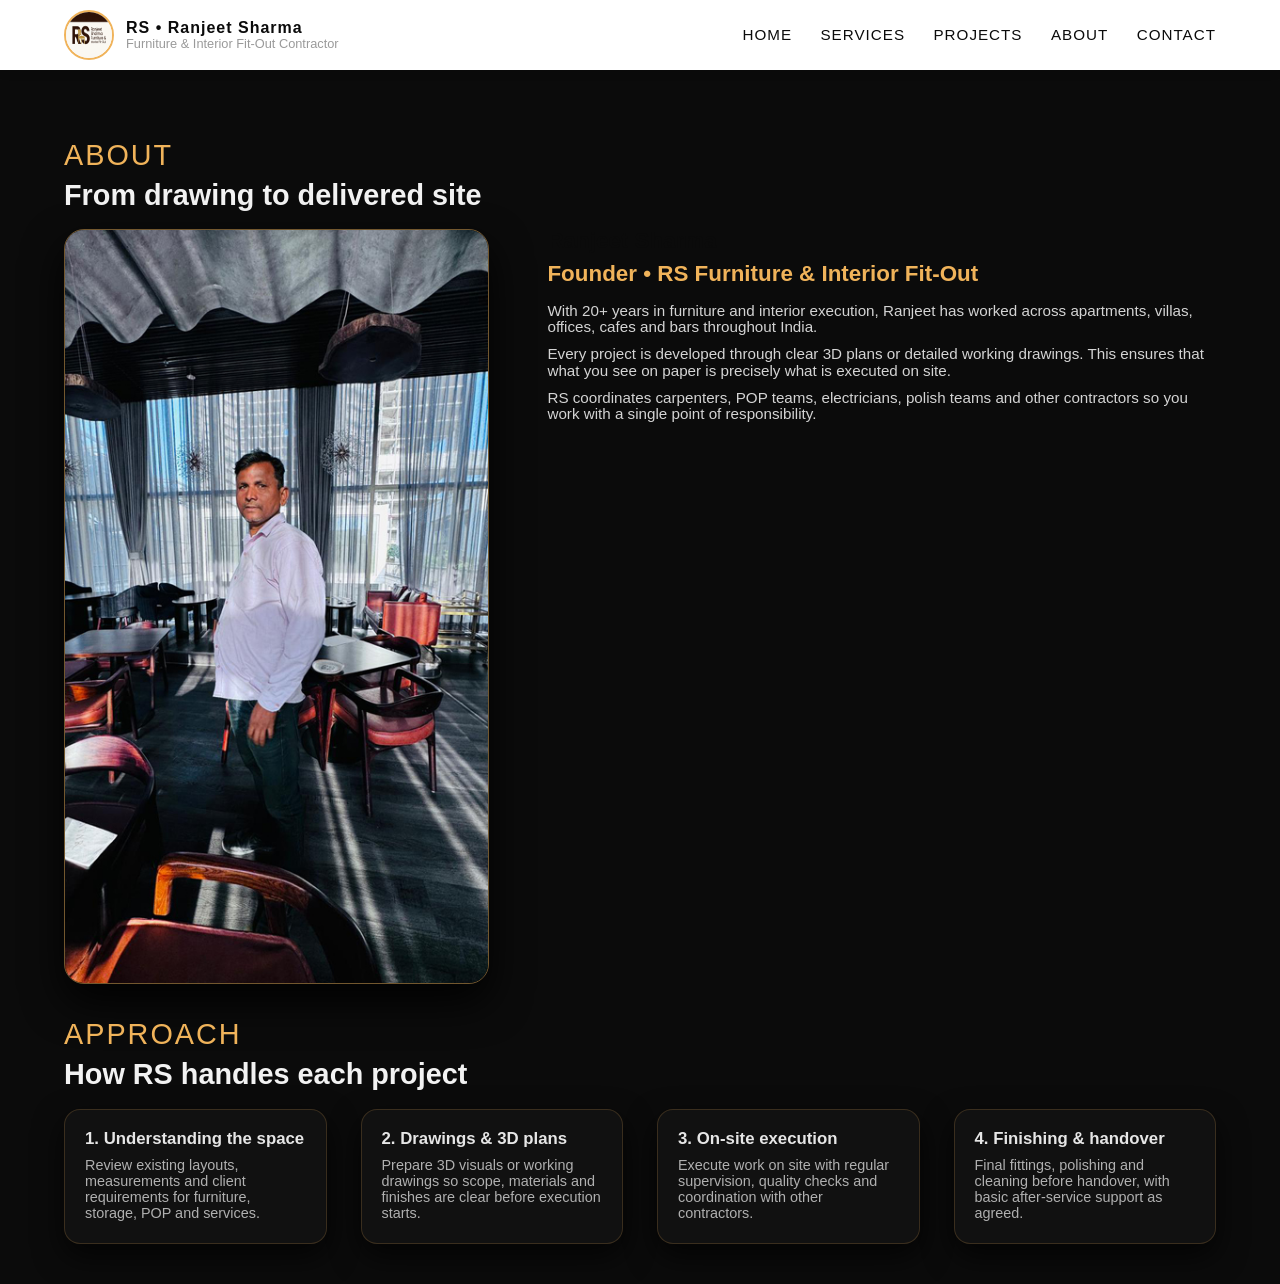
<file: about.html>
<!DOCTYPE html>
<html lang="en">
<head>
  <meta charset="UTF-8">
  <title>About – RS • Ranjeet Sharma</title>
  <link rel="stylesheet" href="Style.css">
</head>
<body>

<header>
  <div class="container">
    <nav>
      <div class="logo-wrap">
        <img src="logo.jpg" alt="RS Furniture & Interiors Logo">
        <div class="logo-text">
          <span>RS • Ranjeet Sharma</span>
          <span>Furniture & Interior Fit-Out Contractor</span>
        </div>
      </div>
      <div class="nav-links">
        <a href="index.html">Home</a>
        <a href="services.html">Services</a>
        <a href="residential-projects.html">Projects</a>
        <a href="about.html">About</a>
        <a href="contact.html">Contact</a>
      </div>
    </nav>
  </div>
</header>

<main>
  <section>
    <div class="container">
      <div class="section-label">About</div>
      <h2 class="section-heading">From drawing to delivered site</h2>

      <div class="owner-wrap">
        <div class="owner-photo">
          <img src="owner.jpg" alt="Ranjeet – Owner">
        </div>
        <div class="owner-bio">
          <h3>Ranjeet Sharma</h3>
          <h4>Founder • RS Furniture & Interior Fit-Out</h4>
          <p>With 20+ years in furniture and interior execution, Ranjeet has worked across apartments, villas, offices, cafes and bars throughout India.</p>
          <p>Every project is developed through clear 3D plans or detailed working drawings. This ensures that what you see on paper is precisely what is executed on site.</p>
          <p>RS coordinates carpenters, POP teams, electricians, polish teams and other contractors so you work with a single point of responsibility.</p>
        </div>
      </div>

      <br><br>

      <div class="section-label">Approach</div>
      <h2 class="section-heading">How RS handles each project</h2>
      <div class="services-grid">
        <div class="card">
          <h3>1. Understanding the space</h3>
          <p>Review existing layouts, measurements and client requirements for furniture, storage, POP and services.</p>
        </div>
        <div class="card">
          <h3>2. Drawings & 3D plans</h3>
          <p>Prepare 3D visuals or working drawings so scope, materials and finishes are clear before execution starts.</p>
        </div>
        <div class="card">
          <h3>3. On-site execution</h3>
          <p>Execute work on site with regular supervision, quality checks and coordination with other contractors.</p>
        </div>
        <div class="card">
          <h3>4. Finishing & handover</h3>
          <p>Final fittings, polishing and cleaning before handover, with basic after-service support as agreed.</p>
        </div>
      </div>
    </div>
  </section>
</main>

<!-- copy same footer & WhatsApp float -->

</body>
</html>
</file>
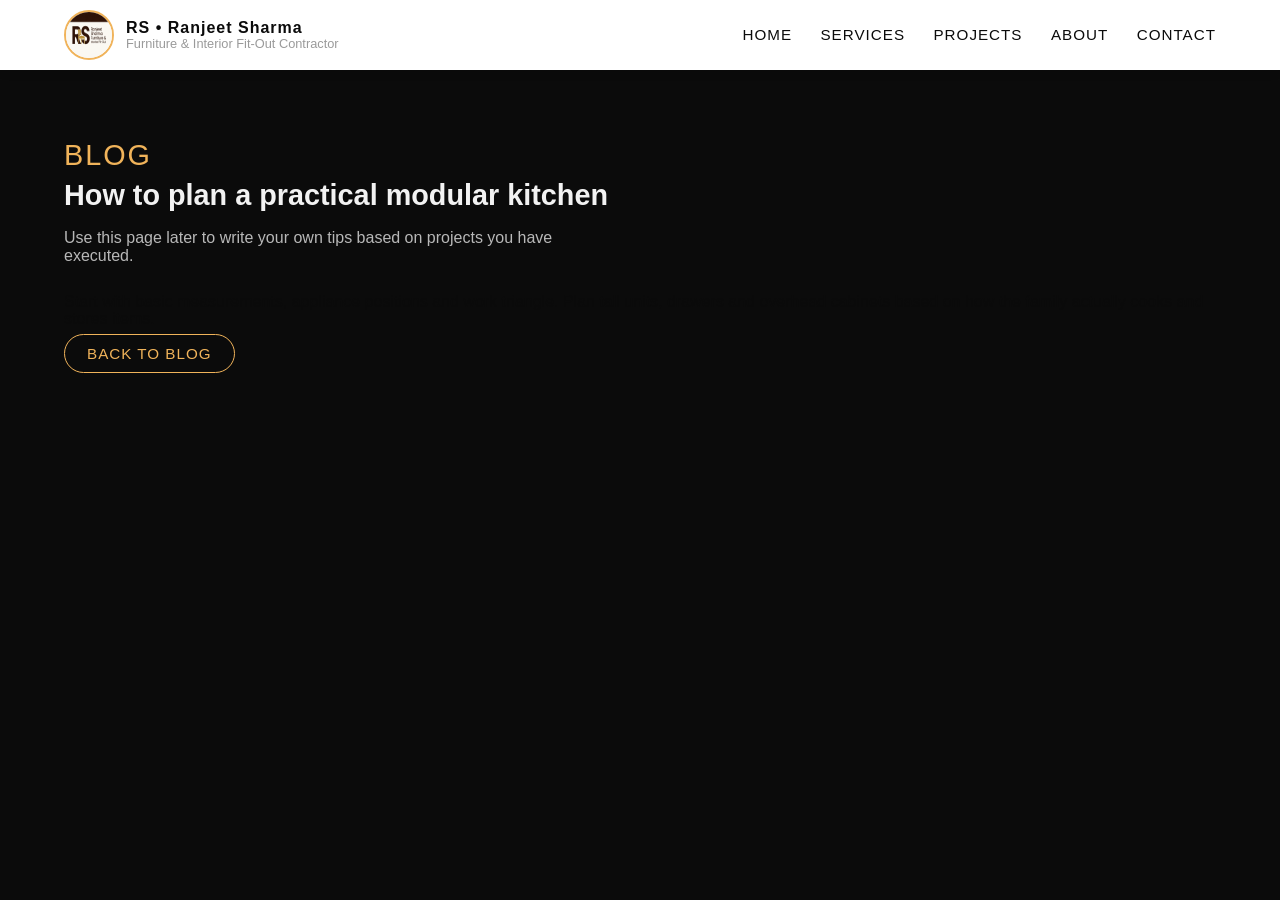
<file: blog-article-1.html>
<!-- blog-article-1.html -->
<!DOCTYPE html>
<html lang="en">
<head>
  <meta charset="UTF-8">
  <title>How to plan a practical modular kitchen – RS Blog</title>
  <link rel="stylesheet" href="Style.css">
</head>
<body>

<header>
  <div class="container">
    <nav>
      <div class="logo-wrap">
        <img src="logo.jpg" alt="RS Furniture & Interiors Logo">
        <div class="logo-text">
          <span>RS • Ranjeet Sharma</span>
          <span>Furniture & Interior Fit-Out Contractor</span>
        </div>
      </div>
      <div class="nav-links">
        <a href="index.html">Home</a>
        <a href="services.html">Services</a>
        <a href="residential-projects.html">Projects</a>
        <a href="about.html">About</a>
        <a href="contact.html">Contact</a>
      </div>
    </nav>
  </div>
</header>

<main>
  <section>
    <div class="container">
      <div class="section-label">Blog</div>
      <h2 class="section-heading">How to plan a practical modular kitchen</h2>
      <p class="section-sub">
        Use this page later to write your own tips based on projects you have executed.
      </p>

      <p>Start with basic measurements, appliance positions and work triangle. Plan tall units, drawers and overhead cabinets based on how the family actually cooks and stores items.</p>
      <br>
      <a href="blog.html" class="btn-outline">Back to blog</a>
    </div>
  </section>
</main>

<!-- footer + WhatsApp -->
</body>
</html>
</file>
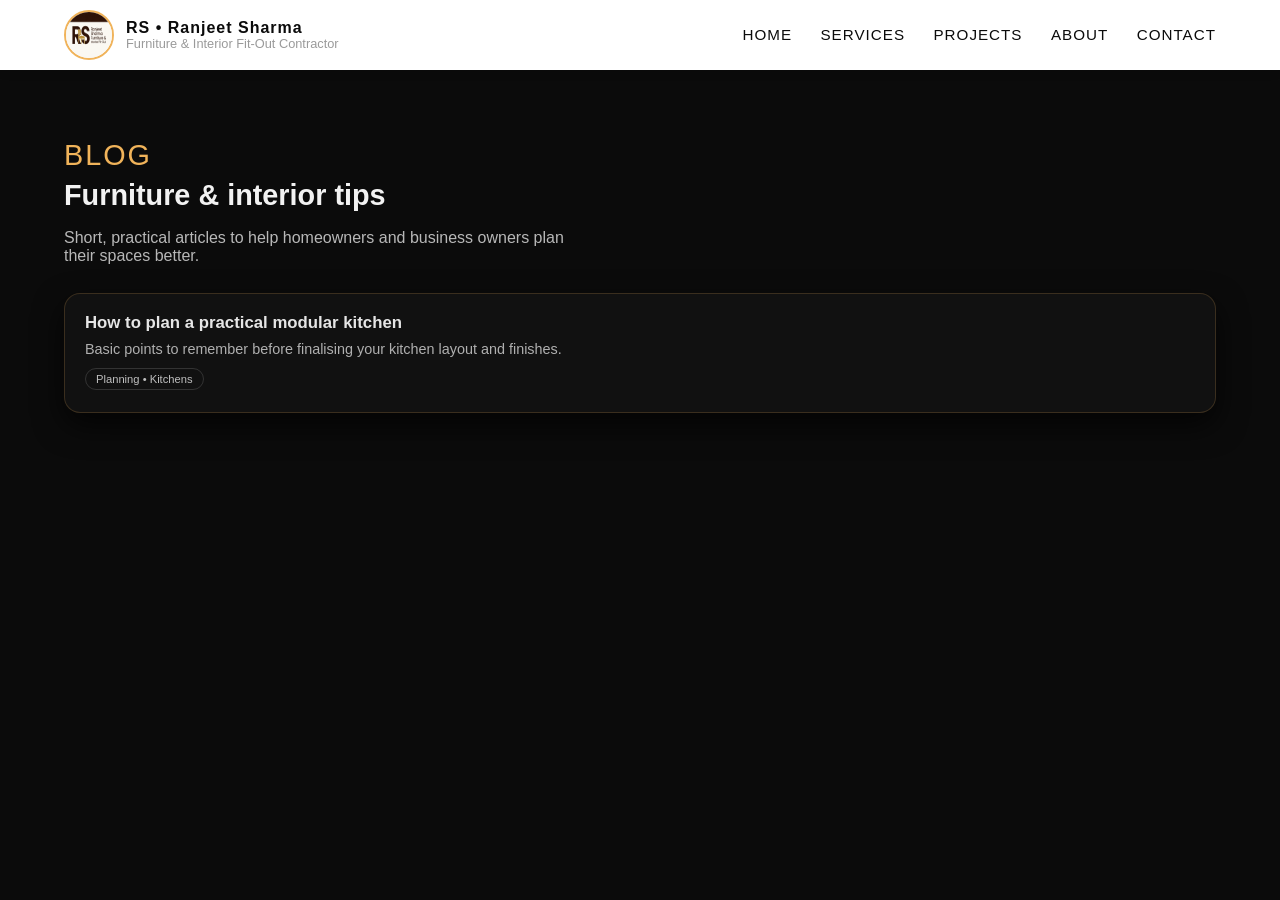
<file: blog.html>
<!DOCTYPE html>
<html lang="en">
<head>
  <meta charset="UTF-8">
  <title>Insights & Tips – RS Blog</title>
  <link rel="stylesheet" href="Style.css">
</head>
<body>

<header>
  <div class="container">
    <nav>
      <div class="logo-wrap">
        <img src="logo.jpg" alt="RS Furniture & Interiors Logo">
        <div class="logo-text">
          <span>RS • Ranjeet Sharma</span>
          <span>Furniture & Interior Fit-Out Contractor</span>
        </div>
      </div>
      <div class="nav-links">
        <a href="index.html">Home</a>
        <a href="services.html">Services</a>
        <a href="residential-projects.html">Projects</a>
        <a href="about.html">About</a>
        <a href="contact.html">Contact</a>
      </div>
    </nav>
  </div>
</header>

<main>
  <section>
    <div class="container">
      <div class="section-label">Blog</div>
      <h2 class="section-heading">Furniture & interior tips</h2>
      <p class="section-sub">
        Short, practical articles to help homeowners and business owners plan their spaces better.
      </p>

      <div class="services-grid">
        <a href="blog-article-1.html" class="card">
          <h3>How to plan a practical modular kitchen</h3>
          <p>Basic points to remember before finalising your kitchen layout and finishes.</p>
          <span class="chip">Planning • Kitchens</span>
        </a>
        <!-- add more blog-article-2.html etc. later -->
      </div>
    </div>
  </section>
</main>

<!-- footer + WhatsApp -->
</body>
</html>
</file>
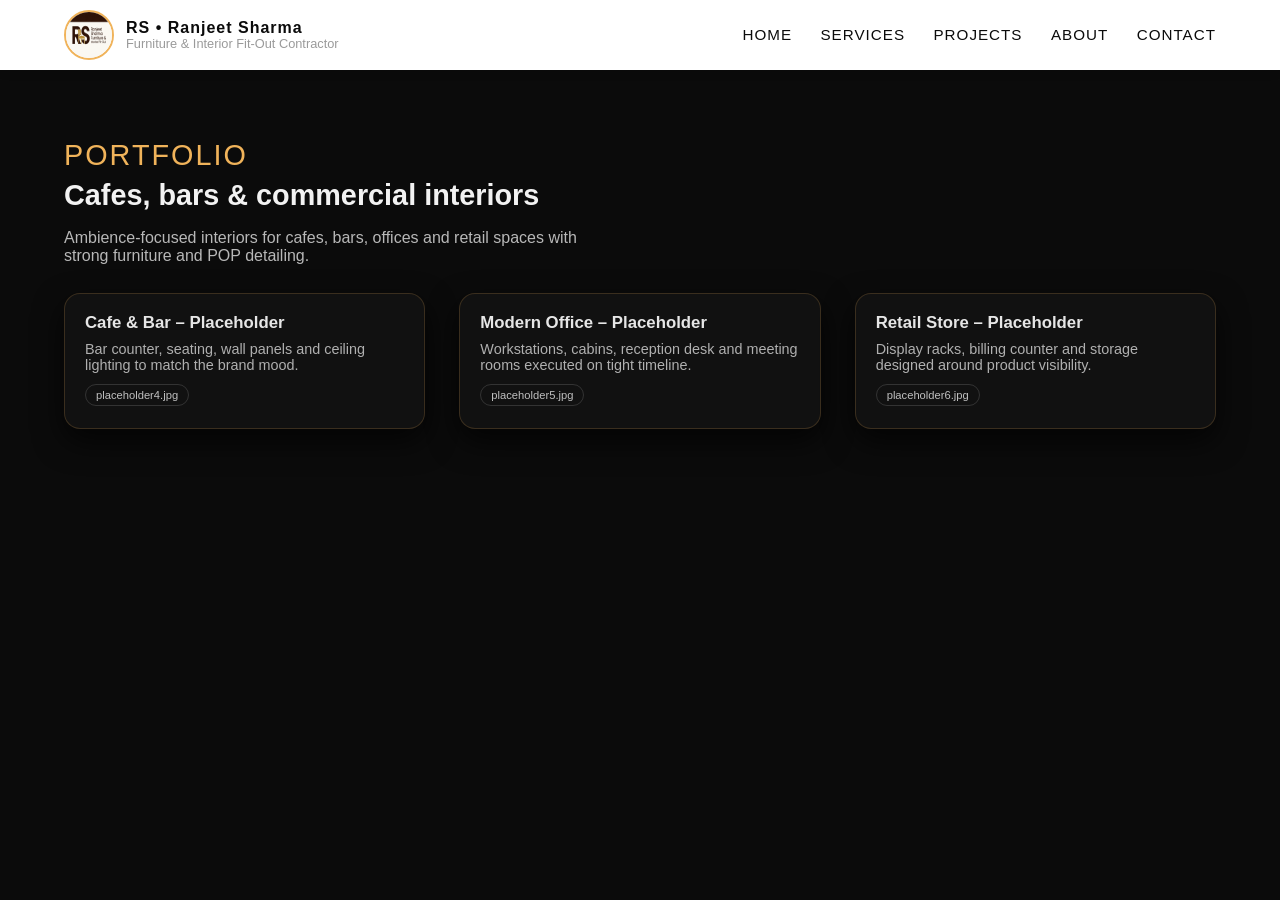
<file: commercial-projects.html>
<!DOCTYPE html>
<html lang="en">
<head>
  <meta charset="UTF-8">
  <title>Commercial Projects – RS</title>
  <link rel="stylesheet" href="Style.css">
</head>
<body>

<header>
  <div class="container">
    <nav>
      <div class="logo-wrap">
        <img src="logo.jpg" alt="RS Furniture & Interiors Logo">
        <div class="logo-text">
          <span>RS • Ranjeet Sharma</span>
          <span>Furniture & Interior Fit-Out Contractor</span>
        </div>
      </div>
      <div class="nav-links">
        <a href="index.html">Home</a>
        <a href="services.html">Services</a>
        <a href="residential-projects.html">Projects</a>
        <a href="about.html">About</a>
        <a href="contact.html">Contact</a>
      </div>
    </nav>
  </div>
</header>

<main>
  <section>
    <div class="container">
      <div class="section-label">Portfolio</div>
      <h2 class="section-heading">Cafes, bars & commercial interiors</h2>
      <p class="section-sub">
        Ambience-focused interiors for cafes, bars, offices and retail spaces with strong furniture and POP detailing.
      </p>

      <div class="services-grid">
        <a href="project-4.html" class="card">
          <h3>Cafe & Bar – Placeholder</h3>
          <p>Bar counter, seating, wall panels and ceiling lighting to match the brand mood.</p>
          <span class="chip">placeholder4.jpg</span>
        </a>
        <a href="project-5.html" class="card">
          <h3>Modern Office – Placeholder</h3>
          <p>Workstations, cabins, reception desk and meeting rooms executed on tight timeline.</p>
          <span class="chip">placeholder5.jpg</span>
        </a>
        <a href="project-6.html" class="card">
          <h3>Retail Store – Placeholder</h3>
          <p>Display racks, billing counter and storage designed around product visibility.</p>
          <span class="chip">placeholder6.jpg</span>
        </a>
      </div>
    </div>
  </section>
</main>

<!-- footer + WhatsApp -->
</body>
</html>
</file>
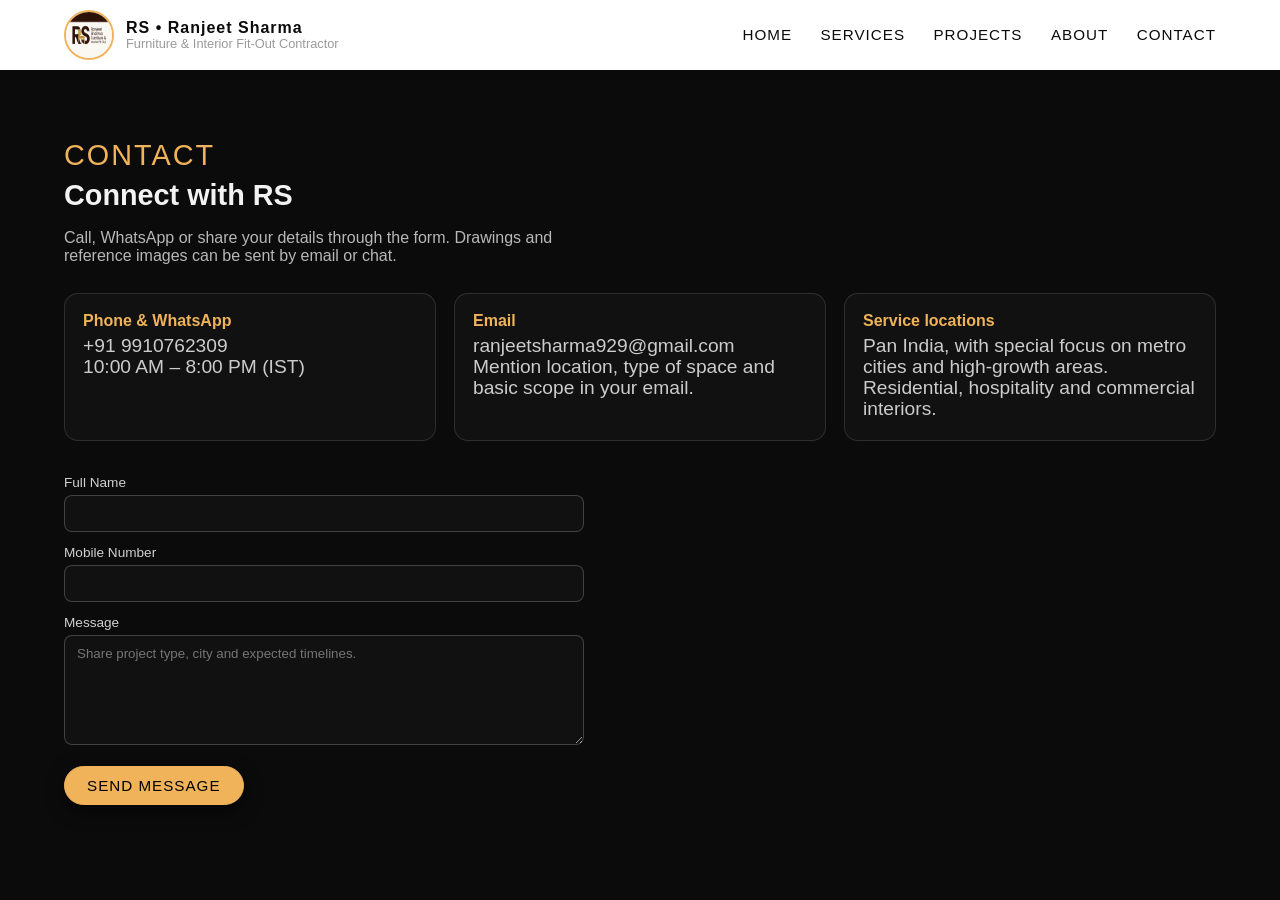
<file: contact.html>
<!DOCTYPE html>
<html lang="en">
<head>
  <meta charset="UTF-8">
  <title>Contact – RS Furniture & Interiors</title>
  <link rel="stylesheet" href="Style.css">
</head>
<body>

<header>
  <div class="container">
    <nav>
      <div class="logo-wrap">
        <img src="logo.jpg" alt="RS Furniture & Interiors Logo">
        <div class="logo-text">
          <span>RS • Ranjeet Sharma</span>
          <span>Furniture & Interior Fit-Out Contractor</span>
        </div>
      </div>
      <div class="nav-links">
        <a href="index.html">Home</a>
        <a href="services.html">Services</a>
        <a href="residential-projects.html">Projects</a>
        <a href="about.html">About</a>
        <a href="contact.html">Contact</a>
      </div>
    </nav>
  </div>
</header>

<main>
  <section>
    <div class="container">
      <div class="section-label">Contact</div>
      <h2 class="section-heading">Connect with RS</h2>
      <p class="section-sub">
        Call, WhatsApp or share your details through the form. Drawings and reference images can be sent by email or chat.
      </p>

      <div class="contact-grid">
        <div class="contact-card">
          <h3>Phone & WhatsApp</h3>
          <p>+91 9910762309</p>
          <p>10:00 AM – 8:00 PM (IST)</p>
        </div>
        <div class="contact-card">
          <h3>Email</h3>
          <p>ranjeetsharma929@gmail.com</p>
          <p>Mention location, type of space and basic scope in your email.</p>
        </div>
        <div class="contact-card">
          <h3>Service locations</h3>
          <p>Pan India, with special focus on metro cities and high-growth areas.</p>
          <p>Residential, hospitality and commercial interiors.</p>
        </div>
      </div>

      <br><br>

      <form action="https://formspree.io/f/your-endpoint-here" method="POST">
        <label for="cname">Full Name</label>
        <input id="cname" name="name" required>

        <label for="cphone">Mobile Number</label>
        <input id="cphone" name="phone" required>

        <label for="cmessage">Message</label>
        <textarea id="cmessage" name="message" placeholder="Share project type, city and expected timelines."></textarea>

        <button type="submit" class="btn-primary">Send message</button>
      </form>
    </div>
  </section>
</main>

<!-- footer + WhatsApp -->
</body>
</html>
</file>
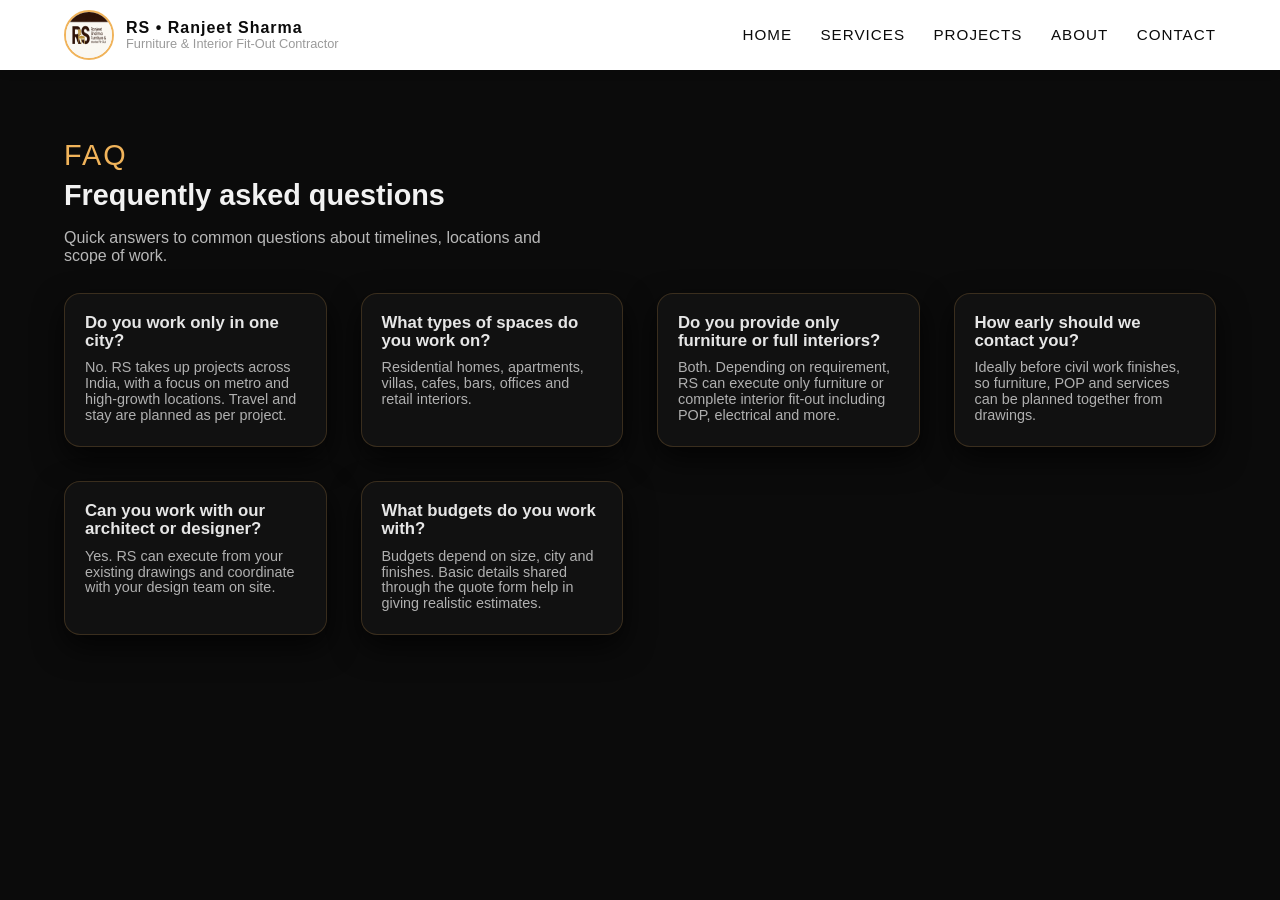
<file: faq.html>
<!DOCTYPE html>
<html lang="en">
<head>
  <meta charset="UTF-8">
  <title>FAQs – RS Furniture & Interiors</title>
  <link rel="stylesheet" href="Style.css">
</head>
<body>

<header>
  <div class="container">
    <nav>
      <div class="logo-wrap">
        <img src="logo.jpg" alt="RS Furniture & Interiors Logo">
        <div class="logo-text">
          <span>RS • Ranjeet Sharma</span>
          <span>Furniture & Interior Fit-Out Contractor</span>
        </div>
      </div>
      <div class="nav-links">
        <a href="index.html">Home</a>
        <a href="services.html">Services</a>
        <a href="residential-projects.html">Projects</a>
        <a href="about.html">About</a>
        <a href="contact.html">Contact</a>
      </div>
    </nav>
  </div>
</header>

<main>
  <section>
    <div class="container">
      <div class="section-label">FAQ</div>
      <h2 class="section-heading">Frequently asked questions</h2>
      <p class="section-sub">
        Quick answers to common questions about timelines, locations and scope of work.
      </p>

      <div class="services-grid">
        <div class="card">
          <h3>Do you work only in one city?</h3>
          <p>No. RS takes up projects across India, with a focus on metro and high-growth locations. Travel and stay are planned as per project.</p>
        </div>
        <div class="card">
          <h3>What types of spaces do you work on?</h3>
          <p>Residential homes, apartments, villas, cafes, bars, offices and retail interiors.</p>
        </div>
        <div class="card">
          <h3>Do you provide only furniture or full interiors?</h3>
          <p>Both. Depending on requirement, RS can execute only furniture or complete interior fit-out including POP, electrical and more.</p>
        </div>
        <div class="card">
          <h3>How early should we contact you?</h3>
          <p>Ideally before civil work finishes, so furniture, POP and services can be planned together from drawings.</p>
        </div>
        <div class="card">
          <h3>Can you work with our architect or designer?</h3>
          <p>Yes. RS can execute from your existing drawings and coordinate with your design team on site.</p>
        </div>
        <div class="card">
          <h3>What budgets do you work with?</h3>
          <p>Budgets depend on size, city and finishes. Basic details shared through the quote form help in giving realistic estimates.</p>
        </div>
      </div>
    </div>
  </section>
</main>

<!-- footer + WhatsApp -->
</body>
</html>
</file>
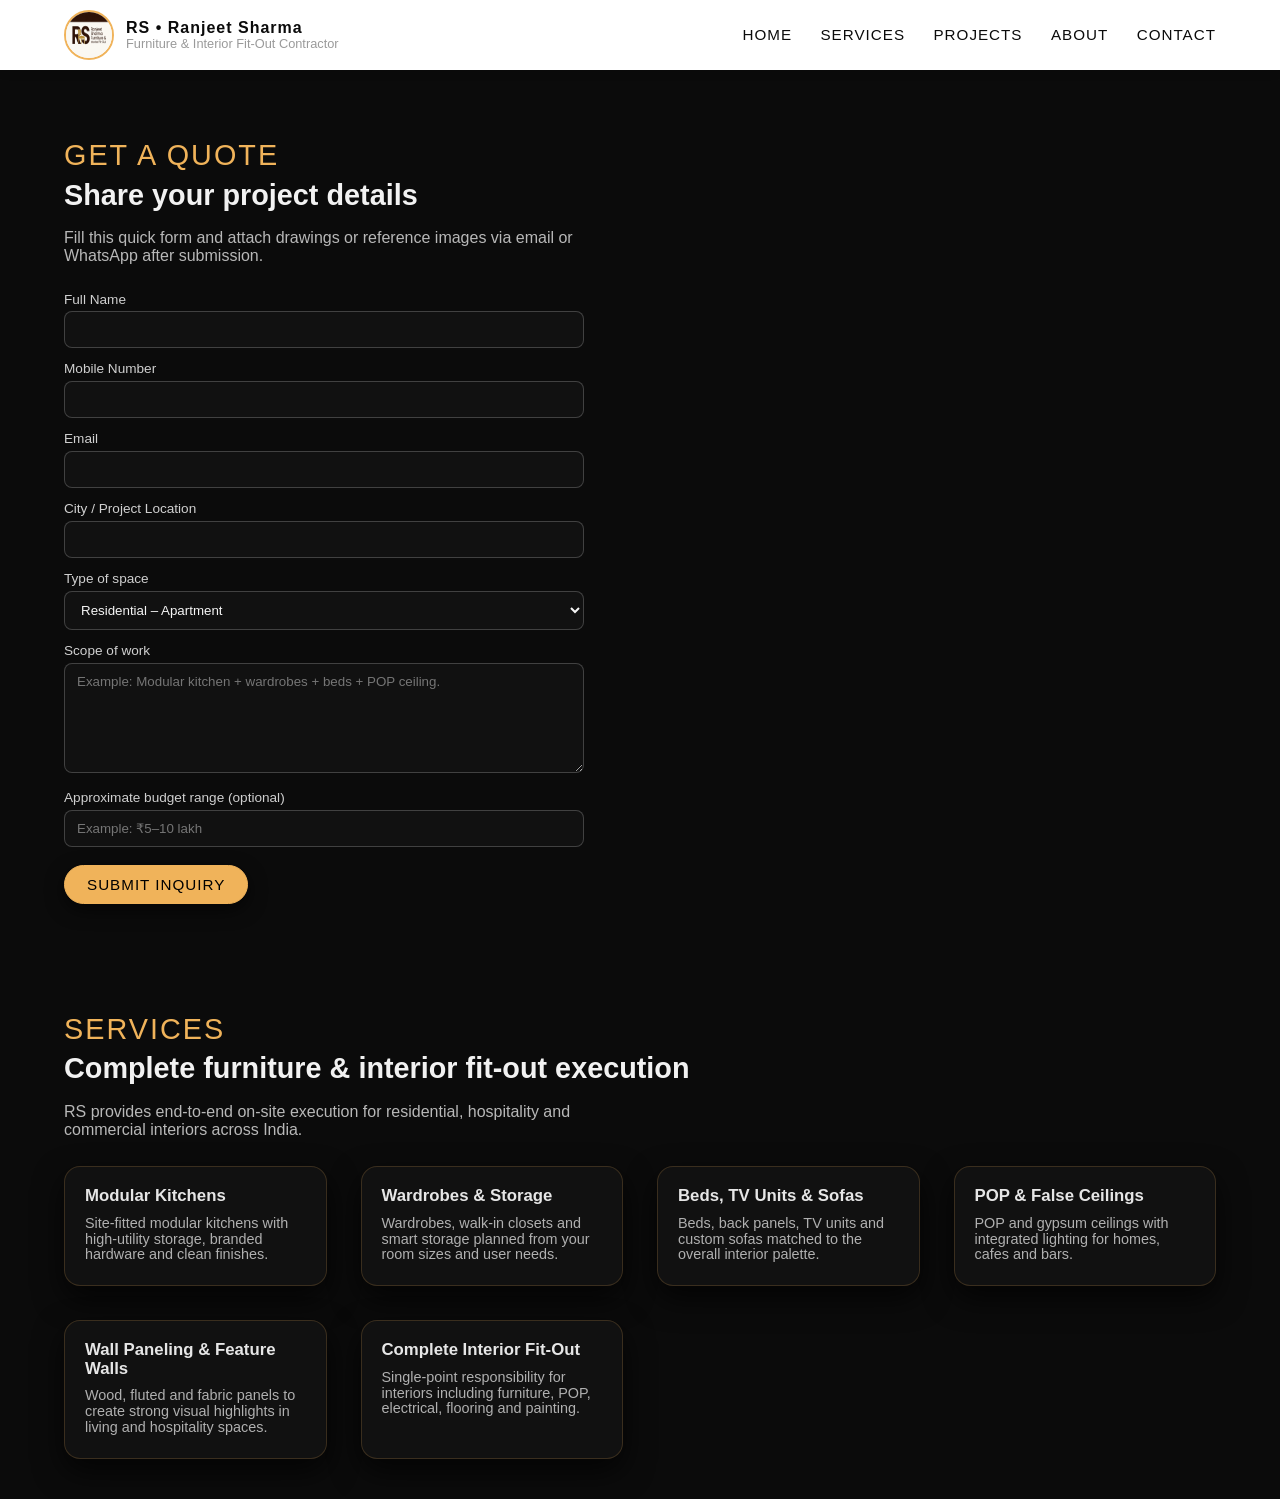
<file: get-a-quote.html>
<!DOCTYPE html>
<html lang="en">
<head>
  <meta charset="UTF-8">
  <title>Get a Quote – RS</title>
  <link rel="stylesheet" href="Style.css">
</head>
<body>


<header>
  <div class="container">
    <nav>
      <div class="logo-wrap">
        <img src="logo.jpg" alt="RS Furniture & Interiors Logo">
        <div class="logo-text">
          <span>RS • Ranjeet Sharma</span>
          <span>Furniture & Interior Fit-Out Contractor</span>
        </div>
      </div>
      <div class="nav-links">
        <a href="index.html">Home</a>
        <a href="services.html">Services</a>
        <a href="residential-projects.html">Projects</a>
        <a href="about.html">About</a>
        <a href="contact.html">Contact</a>
      </div>
    </nav>
  </div>
</header>

<main>
  <section>
    <div class="container">
      <div class="section-label">Get a Quote</div>
      <h2 class="section-heading">Share your project details</h2>
      <p class="section-sub">
        Fill this quick form and attach drawings or reference images via email or WhatsApp after submission.
      </p>

      <form action="https://formspree.io/f/your-endpoint-here" method="POST">
        <label for="name">Full Name</label>
        <input id="name" name="name" required>

        <label for="phone">Mobile Number</label>
        <input id="phone" name="phone" required>

        <label for="email">Email</label>
        <input id="email" name="_replyto">

        <label for="location">City / Project Location</label>
        <input id="location" name="location" required>

        <label for="type">Type of space</label>
        <select id="type" name="type">
          <option>Residential – Apartment</option>
          <option>Residential – Villa / Independent house</option>
          <option>Cafe / Bar</option>
          <option>Office</option>
          <option>Retail / Showroom</option>
          <option>Other</option>
        </select>

        <label for="scope">Scope of work</label>
        <textarea id="scope" name="scope" placeholder="Example: Modular kitchen + wardrobes + beds + POP ceiling."></textarea>

        <label for="budget">Approximate budget range (optional)</label>
        <input id="budget" name="budget" placeholder="Example: ₹5–10 lakh">

        <button type="submit" class="btn-primary">Submit Inquiry</button>
      </form>
    </div>
  </section>
</main>

<!-- same footer & WhatsApp float -->

</body>
</html>
<!DOCTYPE html>
<html lang="en">
<head>
  <meta charset="UTF-8">
  <title>Services – RS Furniture & Interior Fit-Out</title>
  <link rel="stylesheet" href="Style.css">
</head>
<body>

<!-- header -->

<main>
  <section>
    <div class="container">
      <div class="section-label">Services</div>
      <h2 class="section-heading">Complete furniture & interior fit-out execution</h2>
      <p class="section-sub">
        RS provides end-to-end on-site execution for residential, hospitality and commercial interiors across India.
      </p>

      <div class="services-grid">
        <a class="card" href="service-modular-kitchen.html">
          <h3>Modular Kitchens</h3>
          <p>Site-fitted modular kitchens with high-utility storage, branded hardware and clean finishes.</p>
        </a>
        <a class="card" href="service-wardrobes.html">
          <h3>Wardrobes & Storage</h3>
          <p>Wardrobes, walk-in closets and smart storage planned from your room sizes and user needs.</p>
        </a>
        <a class="card" href="service-beds.html">
          <h3>Beds, TV Units & Sofas</h3>
          <p>Beds, back panels, TV units and custom sofas matched to the overall interior palette.</p>
        </a>
        <a class="card" href="service-pop-false-ceiling.html">
          <h3>POP & False Ceilings</h3>
          <p>POP and gypsum ceilings with integrated lighting for homes, cafes and bars.</p>
        </a>
        <a class="card" href="service-tv-units-wall-paneling.html">
          <h3>Wall Paneling & Feature Walls</h3>
          <p>Wood, fluted and fabric panels to create strong visual highlights in living and hospitality spaces.</p>
        </a>
        <a class="card" href="service-complete-interiors.html">
          <h3>Complete Interior Fit-Out</h3>
          <p>Single-point responsibility for interiors including furniture, POP, electrical, flooring and painting.</p>
        </a>
      </div>
    </div>
  </section>
</main>

<!-- footer + WhatsApp -->

</body>
</html>
</file>
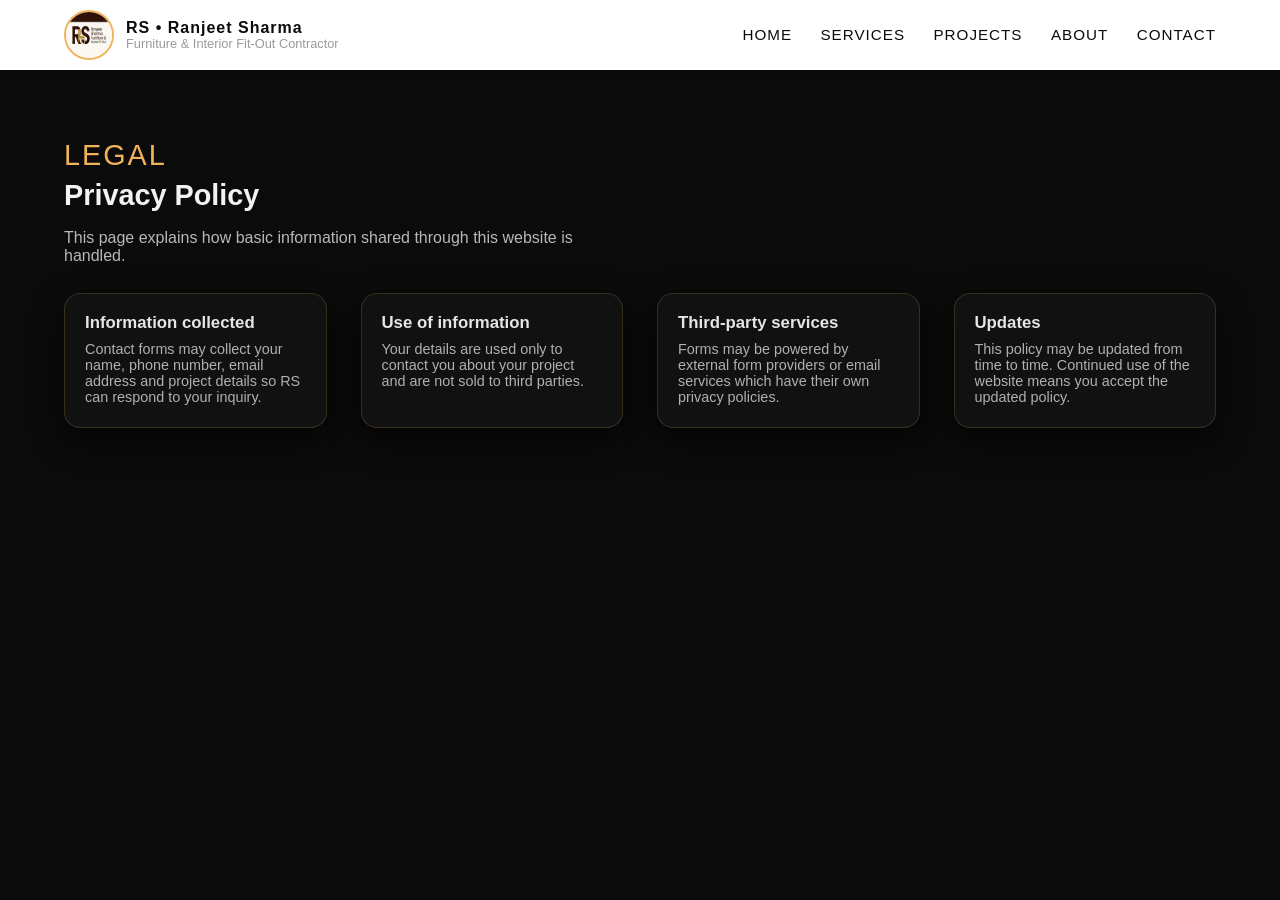
<file: privacy-policy.html>
<!DOCTYPE html>
<html lang="en">
<head>
  <meta charset="UTF-8">
  <title>Privacy Policy – RS</title>
  <link rel="stylesheet" href="Style.css">
</head>
<body>

<header>
  <div class="container">
    <nav>
      <div class="logo-wrap">
        <img src="logo.jpg" alt="RS Furniture & Interiors Logo">
        <div class="logo-text">
          <span>RS • Ranjeet Sharma</span>
          <span>Furniture & Interior Fit-Out Contractor</span>
        </div>
      </div>
      <div class="nav-links">
        <a href="index.html">Home</a>
        <a href="services.html">Services</a>
        <a href="residential-projects.html">Projects</a>
        <a href="about.html">About</a>
        <a href="contact.html">Contact</a>
      </div>
    </nav>
  </div>
</header>

<main>
  <section>
    <div class="container">
      <div class="section-label">Legal</div>
      <h2 class="section-heading">Privacy Policy</h2>
      <p class="section-sub">
        This page explains how basic information shared through this website is handled.
      </p>

      <div class="services-grid">
        <div class="card">
          <h3>Information collected</h3>
          <p>Contact forms may collect your name, phone number, email address and project details so RS can respond to your inquiry.</p>
        </div>
        <div class="card">
          <h3>Use of information</h3>
          <p>Your details are used only to contact you about your project and are not sold to third parties.</p>
        </div>
        <div class="card">
          <h3>Third-party services</h3>
          <p>Forms may be powered by external form providers or email services which have their own privacy policies.</p>
        </div>
        <div class="card">
          <h3>Updates</h3>
          <p>This policy may be updated from time to time. Continued use of the website means you accept the updated policy.</p>
        </div>
      </div>
    </div>
  </section>
</main>

<!-- footer + WhatsApp -->
</body>
</html>
</file>
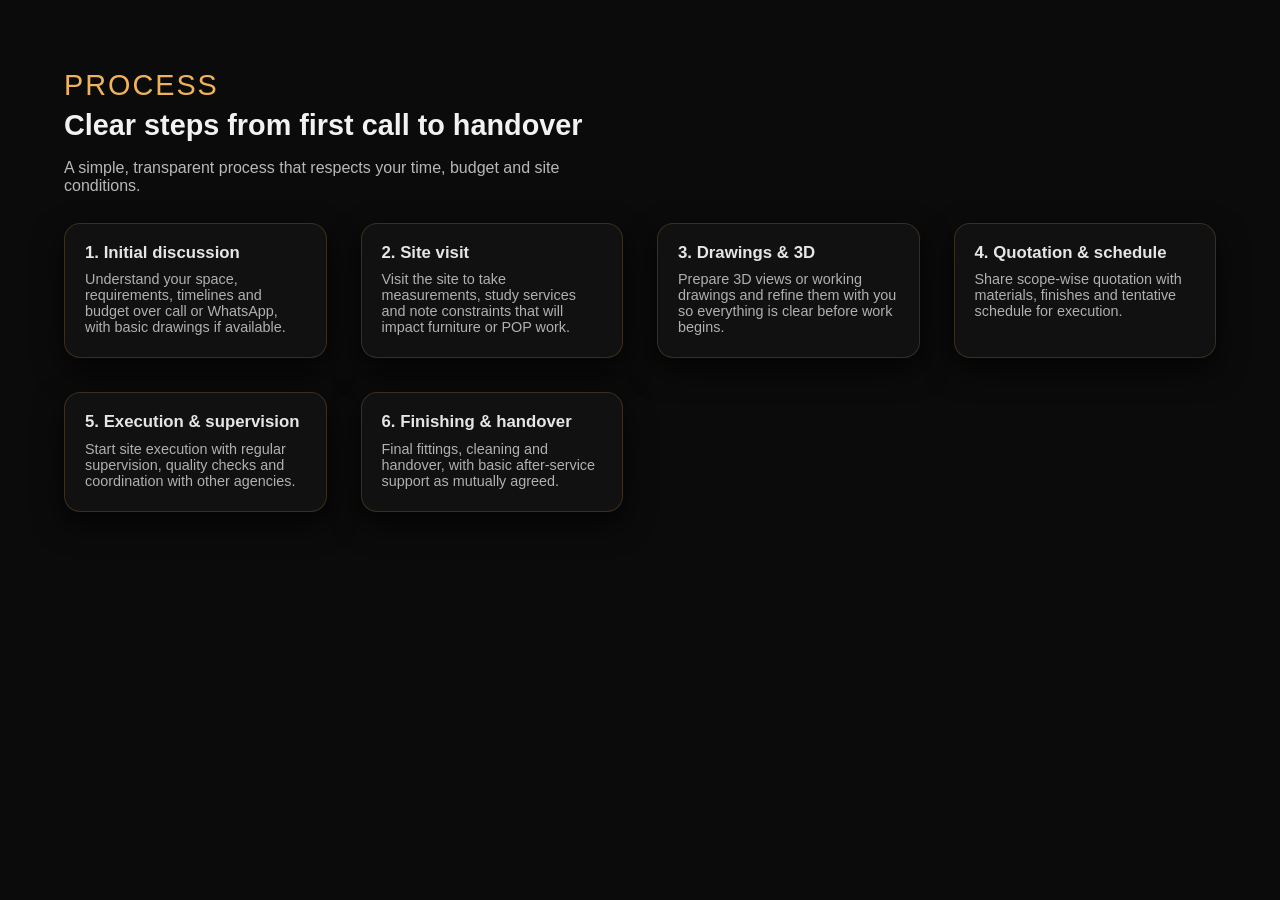
<file: process.html>
<!DOCTYPE html>
<html lang="en">
<head>
  <meta charset="UTF-8">
  <title>Process – How RS Works</title>
  <link rel="stylesheet" href="Style.css">
</head>
<body>

<main>
  <section>
    <div class="container">
      <div class="section-label">Process</div>
      <h2 class="section-heading">Clear steps from first call to handover</h2>
      <p class="section-sub">
        A simple, transparent process that respects your time, budget and site conditions.
      </p>

      <div class="services-grid">
        <div class="card">
          <h3>1. Initial discussion</h3>
          <p>Understand your space, requirements, timelines and budget over call or WhatsApp, with basic drawings if available.</p>
        </div>
        <div class="card">
          <h3>2. Site visit</h3>
          <p>Visit the site to take measurements, study services and note constraints that will impact furniture or POP work.</p>
        </div>
        <div class="card">
          <h3>3. Drawings & 3D</h3>
          <p>Prepare 3D views or working drawings and refine them with you so everything is clear before work begins.</p>
        </div>
        <div class="card">
          <h3>4. Quotation & schedule</h3>
          <p>Share scope-wise quotation with materials, finishes and tentative schedule for execution.</p>
        </div>
        <div class="card">
          <h3>5. Execution & supervision</h3>
          <p>Start site execution with regular supervision, quality checks and coordination with other agencies.</p>
        </div>
        <div class="card">
          <h3>6. Finishing & handover</h3>
          <p>Final fittings, cleaning and handover, with basic after-service support as mutually agreed.</p>
        </div>
      </div>
    </div>
  </section>
</main>

<!-- footer + WhatsApp -->
</body>
</html>
</file>
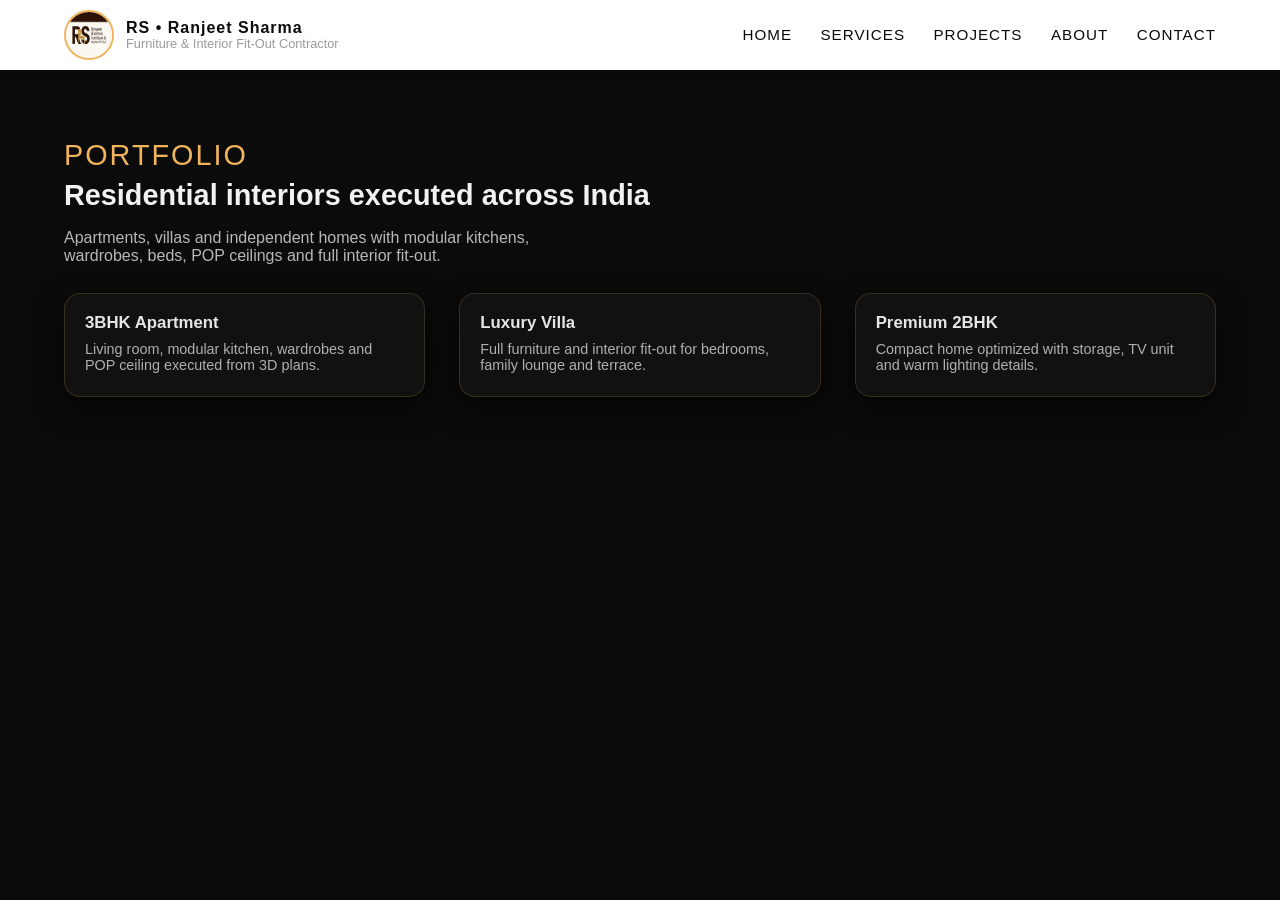
<file: residential-projects.html>
<!DOCTYPE html>
<html lang="en">
<head>
  <meta charset="UTF-8">
  <title>Residential Projects – RS</title>
  <link rel="stylesheet" href="Style.css">
</head>
<body>

<header>
  <div class="container">
    <nav>
      <div class="logo-wrap">
        <img src="logo.jpg" alt="RS Furniture & Interiors Logo">
        <div class="logo-text">
          <span>RS • Ranjeet Sharma</span>
          <span>Furniture & Interior Fit-Out Contractor</span>
        </div>
      </div>
      <div class="nav-links">
        <a href="index.html">Home</a>
        <a href="services.html">Services</a>
        <a href="residential-projects.html">Projects</a>
        <a href="about.html">About</a>
        <a href="contact.html">Contact</a>
      </div>
    </nav>
  </div>
</header>

<main>
  <section>
    <div class="container">
      <div class="section-label">Portfolio</div>
      <h2 class="section-heading">Residential interiors executed across India</h2>
      <p class="section-sub">
        Apartments, villas and independent homes with modular kitchens, wardrobes, beds, POP ceilings and full interior fit-out.
      </p>

      <div class="services-grid">
        <a href="project-1.html" class="card">
          <h3>3BHK Apartment</h3>
          <p>Living room, modular kitchen, wardrobes and POP ceiling executed from 3D plans.</p>

        </a>
        <a href="project-2.html" class="card">
          <h3>Luxury Villa </h3>
          <p>Full furniture and interior fit-out for bedrooms, family lounge and terrace.</p>

        </a>
        <a href="project-3.html" class="card">
          <h3>Premium 2BHK</h3>
          <p>Compact home optimized with storage, TV unit and warm lighting details.</p>
        </a>
      </div>
    </div>
  </section>
</main>

<!-- footer + WhatsApp -->
</body>
</html>
</file>
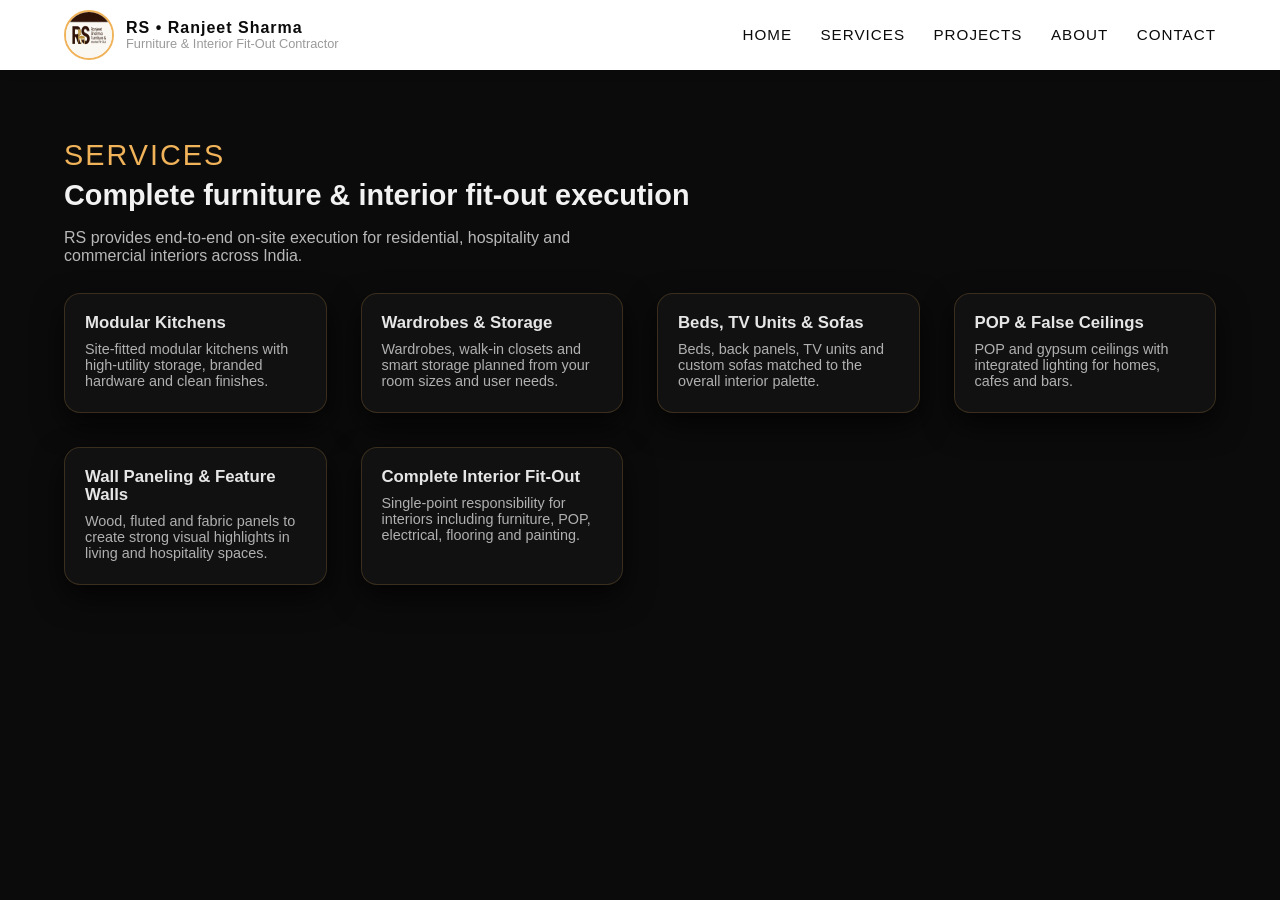
<file: services.html>
<!DOCTYPE html>
<html lang="en">
<head>
  <meta charset="UTF-8">
  <title>Services – RS Furniture & Interior Fit-Out</title>
  <link rel="stylesheet" href="Style.css">
</head>
<body>


<header>
  <div class="container">
    <nav>
      <div class="logo-wrap">
        <img src="logo.jpg" alt="RS Furniture & Interiors Logo">
        <div class="logo-text">
          <span>RS • Ranjeet Sharma</span>
          <span>Furniture & Interior Fit-Out Contractor</span>
        </div>
      </div>
      <div class="nav-links">
        <a href="index.html">Home</a>
        <a href="services.html">Services</a>
        <a href="residential-projects.html">Projects</a>
        <a href="about.html">About</a>
        <a href="contact.html">Contact</a>
      </div>
    </nav>
  </div>
</header>

<main>
  <section>
    <div class="container">
      <div class="section-label">Services</div>
      <h2 class="section-heading">Complete furniture & interior fit-out execution</h2>
      <p class="section-sub">
        RS provides end-to-end on-site execution for residential, hospitality and commercial interiors across India.
      </p>

      <div class="services-grid">
        <a class="card" href="service-modular-kitchen.html">
          <h3>Modular Kitchens</h3>
          <p>Site-fitted modular kitchens with high-utility storage, branded hardware and clean finishes.</p>
        </a>
        <a class="card" href="service-wardrobes.html">
          <h3>Wardrobes & Storage</h3>
          <p>Wardrobes, walk-in closets and smart storage planned from your room sizes and user needs.</p>
        </a>
        <a class="card" href="service-beds.html">
          <h3>Beds, TV Units & Sofas</h3>
          <p>Beds, back panels, TV units and custom sofas matched to the overall interior palette.</p>
        </a>
        <a class="card" href="service-pop-false-ceiling.html">
          <h3>POP & False Ceilings</h3>
          <p>POP and gypsum ceilings with integrated lighting for homes, cafes and bars.</p>
        </a>
        <a class="card" href="service-tv-units-wall-paneling.html">
          <h3>Wall Paneling & Feature Walls</h3>
          <p>Wood, fluted and fabric panels to create strong visual highlights in living and hospitality spaces.</p>
        </a>
        <a class="card" href="service-complete-interiors.html">
          <h3>Complete Interior Fit-Out</h3>
          <p>Single-point responsibility for interiors including furniture, POP, electrical, flooring and painting.</p>
        </a>
      </div>
    </div>
  </section>
</main>

<!-- footer + WhatsApp -->

</body>
</html>
</file>
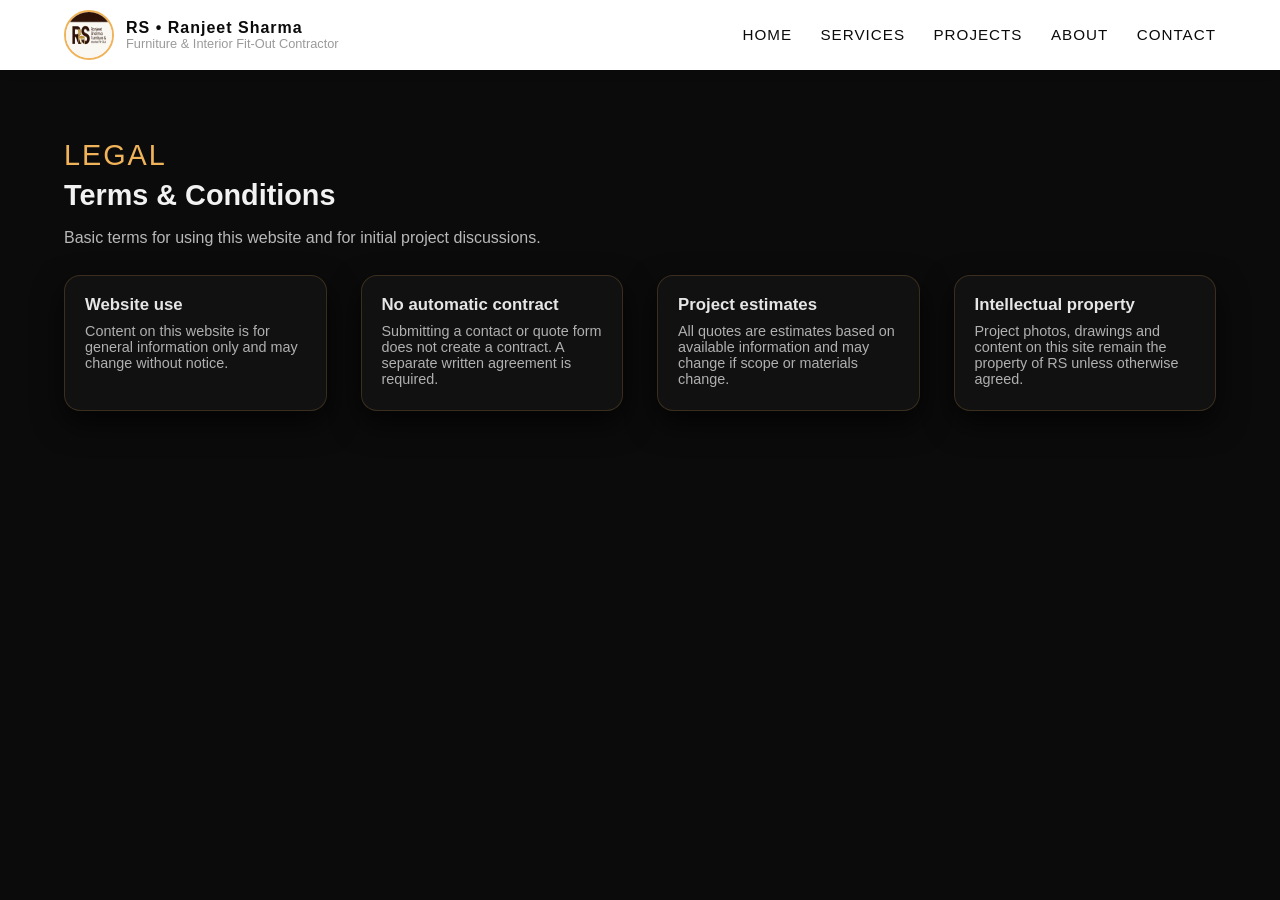
<file: terms.html>
<!DOCTYPE html>
<html lang="en">
<head>
  <meta charset="UTF-8">
  <title>Terms & Conditions – RS</title>
  <link rel="stylesheet" href="Style.css">
</head>
<body>

<header>
  <div class="container">
    <nav>
      <div class="logo-wrap">
        <img src="logo.jpg" alt="RS Furniture & Interiors Logo">
        <div class="logo-text">
          <span>RS • Ranjeet Sharma</span>
          <span>Furniture & Interior Fit-Out Contractor</span>
        </div>
      </div>
      <div class="nav-links">
        <a href="index.html">Home</a>
        <a href="services.html">Services</a>
        <a href="residential-projects.html">Projects</a>
        <a href="about.html">About</a>
        <a href="contact.html">Contact</a>
      </div>
    </nav>
  </div>
</header>

<main>
  <section>
    <div class="container">
      <div class="section-label">Legal</div>
      <h2 class="section-heading">Terms & Conditions</h2>
      <p class="section-sub">
        Basic terms for using this website and for initial project discussions.
      </p>

      <div class="services-grid">
        <div class="card">
          <h3>Website use</h3>
          <p>Content on this website is for general information only and may change without notice.</p>
        </div>
        <div class="card">
          <h3>No automatic contract</h3>
          <p>Submitting a contact or quote form does not create a contract. A separate written agreement is required.</p>
        </div>
        <div class="card">
          <h3>Project estimates</h3>
          <p>All quotes are estimates based on available information and may change if scope or materials change.</p>
        </div>
        <div class="card">
          <h3>Intellectual property</h3>
          <p>Project photos, drawings and content on this site remain the property of RS unless otherwise agreed.</p>
        </div>
      </div>
    </div>
  </section>
</main>

<!-- footer + WhatsApp -->
</body>
</html>
</file>
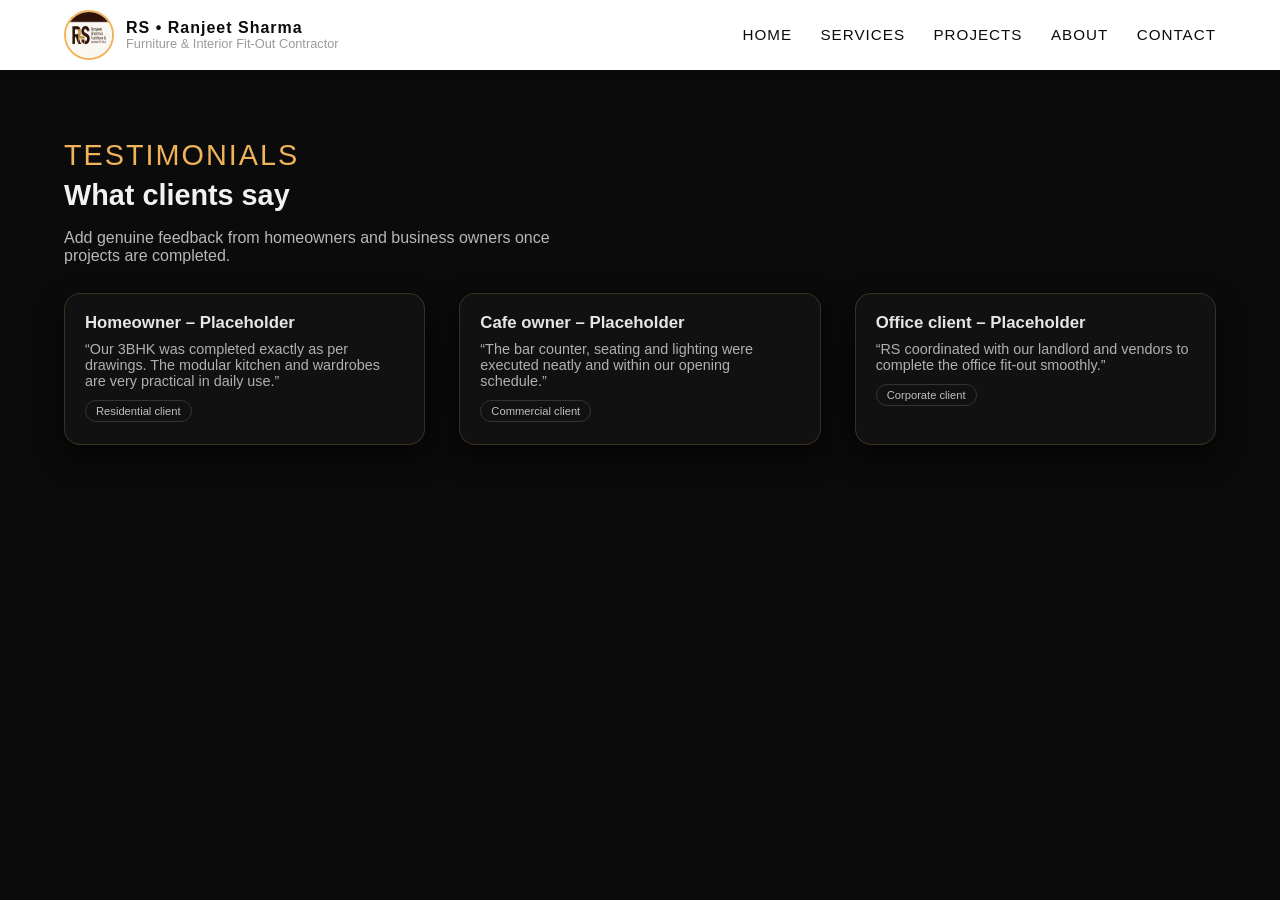
<file: testimonials.html>
<!DOCTYPE html>
<html lang="en">
<head>
  <meta charset="UTF-8">
  <title>Client Feedback – RS</title>
  <link rel="stylesheet" href="Style.css">
</head>
<body>

<header>
  <div class="container">
    <nav>
      <div class="logo-wrap">
        <img src="logo.jpg" alt="RS Furniture & Interiors Logo">
        <div class="logo-text">
          <span>RS • Ranjeet Sharma</span>
          <span>Furniture & Interior Fit-Out Contractor</span>
        </div>
      </div>
      <div class="nav-links">
        <a href="index.html">Home</a>
        <a href="services.html">Services</a>
        <a href="residential-projects.html">Projects</a>
        <a href="about.html">About</a>
        <a href="contact.html">Contact</a>
      </div>
    </nav>
  </div>
</header>

<main>
  <section>
    <div class="container">
      <div class="section-label">Testimonials</div>
      <h2 class="section-heading">What clients say</h2>
      <p class="section-sub">
        Add genuine feedback from homeowners and business owners once projects are completed.
      </p>

      <div class="services-grid">
        <div class="card">
          <h3>Homeowner – Placeholder</h3>
          <p>“Our 3BHK was completed exactly as per drawings. The modular kitchen and wardrobes are very practical in daily use.”</p>
          <span class="chip">Residential client</span>
        </div>
        <div class="card">
          <h3>Cafe owner – Placeholder</h3>
          <p>“The bar counter, seating and lighting were executed neatly and within our opening schedule.”</p>
          <span class="chip">Commercial client</span>
        </div>
        <div class="card">
          <h3>Office client – Placeholder</h3>
          <p>“RS coordinated with our landlord and vendors to complete the office fit-out smoothly.”</p>
          <span class="chip">Corporate client</span>
        </div>
      </div>
    </div>
  </section>
</main>

<!-- footer + WhatsApp -->
</body>
</html>
</file>
<file: Style.css>
* {
  margin: 0;
  padding: 0;
  box-sizing: border-box;
  font-family: "Poppins", Arial, sans-serif;
}

body {
  background: #0b0b0b;
  color: #0b0b0b;
  line-height: 1.1;
  overflow-x: hidden;
}

a {
  color: inherit;
  text-decoration: none;
}

img {
  max-width: 100%;
  display: block;
}

/* Layout */

.container {
  width: 90%;
  max-width: 1200px;
  margin: 0 auto;
}

/* Header / Nav */

header {
  position: sticky;
  top: 1;
  z-index: 1000;
  background: #ffffff;
  backdrop-filter: blur(10px);
  box-shadow: 0 2px 10px rgba(0,0,0,0.08);
}

nav {
  display: flex;
  align-items: center;
  justify-content: space-between;
  padding: 10px 0;
}

.logo-wrap {
  display: flex;
  align-items: center;
  gap: 12px;
}

.logo-wrap img {
  height: 50px;
  width: 50px;
  border-radius: 50%;
  border: 2px solid #f0b35a;
}

.logo-text {
  display: flex;
  flex-direction: column;
}

.logo-text span:first-child {
  font-weight: 600;
  letter-spacing: 1px;
}

.logo-text span:last-child {
  font-size: 0.8rem;
  color: #9a9a9a;
}

.nav-links a {
  margin-left: 24px;
  font-size: 0.95rem;
  text-transform: uppercase;
  letter-spacing: 1px;
  position: relative;
}

.nav-links a::after {
  content: "";
  position: absolute;
  left: 0;
  bottom: -4px;
  width: 0;
  height: 2px;
  background: #f0b35a;
  transition: width 0.3s;
}

.nav-links a:hover::after {
  width: 100%;
}

/* Hero */

.hero {
  display: grid;
  grid-template-columns: 1.1fr 1.2fr;
  min-height: 80vh;
}

.hero-text {
  display: flex;
  align-items: center;
  padding: 60px 0;
}

.hero-text-inner {
  max-width: 540px;
}

.badge {
  display: inline-block;
  padding: 6px 14px;
  border-radius: 999px;
  border: 1px solid rgba(240,179,90,0.5);
  font-size: 0.8rem;
  letter-spacing: 2px;
  text-transform: uppercase;
  margin-bottom: 18px;
  color: #f0b35a;
}

.hero h1 {
  font-size: 3.2rem;
  line-height: 1.15;
  margin-bottom: 20px;
  color: #f2f2f2;
}

.hero h1 .highlight {
    color: #f0b35a;
}

.hero h1 .secondary {
   color #f2f2f2;
   font-weight: 400;
}

.hero-sub {
  font-size: 1.1rem;
  color: #d0d0d0;
  margin-bottom: 16px;
}

.hero-tagline {
  font-size: 1rem;
  color: #f8f8f8;
  margin-bottom: 26px;
}

.hero-meta {
  display: flex;
  flex-wrap: wrap;
  gap: 18px;
  font-size: 0.9rem;
  color: #bfbfbf;
  margin-bottom: 32px;
}

.hero-meta span {
  border-left: 2px solid #f0b35a;
  padding-left: 10px;
}

.btn-row {
  display: flex;
  flex-wrap: wrap;
  gap: 14px;
}

.btn-primary,
.btn-outline {
  padding: 10px 22px;
  border-radius: 999px;
  font-size: 0.95rem;
  text-transform: uppercase;
  letter-spacing: 1px;
  cursor: pointer;
  border: 1px solid #f0b35a;
}

.btn-primary {
  background: #f0b35a;
  color: #000;
  box-shadow: 0 6px 18px rgba(0,0,0,0.6);
}

.btn-outline {
  background: transparent;
  color: #f0b35a;
}

.btn-primary:hover {
  transform: translateY(-2px);
  box-shadow: 0 10px 24px rgba(0,0,0,0.8);
}

.btn-outline:hover {
  background: rgba(240,179,90,0.1);
}

/* Hero image */

.hero-image {
  position: relative;
  overflow: hidden;
  border-radius: 20px;
  box-shadow: 0 10px 30px rgba(0,0,0,0.8);
  right: 50px;
  border: 1px solid rgba(240,179,90,0.25);
}

.hero-image::before {
  content: "";
  position: absolute;
  left: 0;
  top: 0;
  width: 42%;
  height: 0%;
  background: linear-gradient(90deg, rgba(0,0,0,0.8), transparent);
  z-index: 1;
}

.hero-image img {
  height: 100%;
  width: 100%;
  object-fit: cover;
  transform: scale(1.03);

}

#about-short h2 {
 color: #c9a24d;
 font-size:  2rem;
}

#about-short p {
 color: #ffffff;
  font-size:  1.2rem;
  margin-bottom: 19px;
  line-height: 1.2;
  text-align: left;
}

#about-short {
  display: auto;
  align-items:top;
  padding: 40px 90px;
}

#about-me h2 {
 color: #c9a24d;
 font-size:  2rem;
}

#about-me p {
 color: #ffffff;
  font-size:  1.4rem;
  margin-bottom: 19px;
  line-height: 1.2;
  text-align: right;
}
#about-me li {
 color: #ffffff;
  font-size:  1.2rem;
  margin-bottom: 19px;
  line-height: 1.2;
  text-align: left;
}

#about-me {
  display: auto;
  align-items:top;
  padding: 40px 90px;
}

/* Stats strip */

.stats {
  display: flex;
  justify-content: space-between;
  gap: 20px;
  padding: 28px 0 10px;
  border-top: 1px solid rgba(255,255,255,0.06);
  border-bottom: 1px solid rgba(255,255,255,0.06);
  margin-top: 18px;
}

.stat {
  flex: 1;
  text-align: center;
}

.stat h3 {
  font-size: 1.2rem;
  color: #f0b35a;
}

.stat p {
  font-size: 0.8rem;
  color: #b5b5b5;
}

/* Section base */

section {
  padding: 70px 0 40px;
}

.section-label {
  font-size: 1.8rem;
  letter-spacing: 2px;
  text-transform: uppercase;
  color: #f0b35a;
  margin-bottom: 8px;
}

.section-heading {
  font-size: 1.8rem;
  margin-bottom: 18px;
  color: #f2f2f2;
}

.section-sub {
  max-width: 520px;
  color: #b8b8b8;
  margin-bottom: 28px;
}

/* Services cards */

.services-grid {
  display: grid;
  grid-template-columns: repeat(auto-fit, minmax(220px, 1fr));
  gap: 34px;
}

.card {
  background:#111;
  border-radius: 16px;
  padding: 20px 20px 22px;
  border: 1px solid rgba(240,179,90,0.18);
  box-shadow: 0 12px 30px rgba(0,0,0,0.7);
  position: relative;
  overflow: hidden;
  transition: transform 0.3s, box-shadow 0.3s, border-color 0.3s;
}

.card:hover {
  transform: translateY(-6px);
  box-shadow: 0 18px 40px rgba(0,0,0,0.9);
  border-color: rgba(240,179,90,0.4);
}

.card h3 {
  font-size: 1.05rem;
  margin-bottom: 10px;
  color: #e6e6e6;
}

.card p {
  font-size: 0.9rem;
  color: #b0b0b0;
}

.chip {
  display: inline-block;
  padding: 4px 10px;
  border-radius: 999px;
  font-size: 0.7rem;
  border: 1px solid rgba(255,255,255,0.14);
  color: #bfbfbf;
  margin-top: 10px;
}

/* Slider (for project images) */

.slider {
  position: relative;
  overflow: hidden;
  border-radius: 18px;
  border: 1px solid rgba(240,179,90,0.2);
}

.slide-track {
  display: flex;
  width: 300%;
  animation: slideShow 18s infinite;
}

.slide {
  min-width: 100%;
  height: 340px;
}

.slide img {
  width: 100%;
  height: 100%;
  object-fit: cover;
}

@keyframes slideShow {
  0%, 25% { transform: translateX(0); }
  35%, 60% { transform: translateX(-100%); }
  70%, 95% { transform: translateX(-200%); }
  100% { transform: translateX(0); }
}

/* Owner section */

.owner-wrap {
  display: grid;
  grid-template-columns: 0.7fr 1.1fr;
  gap: 58px;
  align-items: bottom;
}

.owner-photo {
  border-radius: 20px;
  overflow: hidden;
  border: 1px solid rgba(240,179,90,0.45);
  box-shadow: 0 18px 40px rgba(0,0,0,0.9);
}

.owner-bio h3 {
  font-size: 1.4rem;
  margin-bottom: 8px;
}

.owner-bio h4 {
  font-size: 1.4rem;
  color: #f0b35a;
  margin-bottom: 16px;
}

.owner-badges {
  display: flex;
  flex-wrap: wrap;
  gap: 10px;
  margin-bottom: 14px;
}

.owner-badge {
  font-size: 0.8rem;
  padding: 4px 12px;
  border-radius: 999px;
  border: 1px solid rgba(255,255,255,0.15);
}

.owner-bio p {
  font-size: 0.95rem;
  color: #d4d4d4;
  margin-bottom: 10px;
}

/* Contact blocks */

.contact-grid {
  display: grid;
  grid-template-columns: repeat(auto-fit, minmax(220px, 1fr));
  gap: 18px;
}

.contact-card {
  padding: 18px 18px 20px;
  border-radius: 14px;
  border: 1px solid rgba(255,255,255,0.12);
  background: #111;
}

.contact-card h3 {
  font-size: 1rem;
  margin-bottom: 6px;
  color: #f0b35a;
}

.contact-card p {
  font-size: 1.2rem;
  color: #cccccc;
}

/* Forms */

form {
  max-width: 520px;
}

form label {
  font-size: 0.85rem;
  color: #d0d0d0;
  display: block;
  margin-bottom: 4px;
}

form input,
form textarea,
form select {
  width: 100%;
  padding: 10px 12px;
  border-radius: 8px;
  border: 1px solid rgba(255,255,255,0.2);
  background: #111;
  color: #f5f5f5;
  margin-bottom: 14px;
}

form textarea {
  min-height: 110px;
  resize: vertical;
}

form button {
  margin-top: 4px;
}

/* Footer */

footer {
  border-top: 1px solid rgba(255,255,255,0.08);
  padding: 22px 0;
  font-size: 1rem;
  color: #f2f2f2;
  text-align: center;
  background-color: #222222;
  color: #bdbdbd;
}

/* WhatsApp floating button */

.whatsapp-float {
  position: fixed;
  width: 54px;
  height: 54px;
  bottom: 22px;
  right: 22px;
  background-color: #25d366;
  color: #fff;
  border-radius: 50%;
  text-align: center;
  font-size: 30px;
  box-shadow: 0 2px 6px rgba(0,0,0,0.7);
  z-index: 1500;
  display: flex;
  align-items: center;
  justify-content: center;
}

.whatsapp-float span {
  font-size: 30px;
  line-height: 1;
}

/* Responsive */

@media (max-width: 900px) {
  .hero {
    grid-template-columns: 1fr;
  }
  .hero-text {
    order: 1;
    padding-bottom: 20px;
  }
  .hero-image {
    order: 2;
    height: 280px;
  }
  .owner-wrap {
    grid-template-columns: 1fr;
  }
  nav {
    flex-direction: column;
    align-items: flex-start;
  }
  .nav-links {
    margin-top: 8px;
  }
  .nav-links a {
    margin-left: 0;
    margin-right: 18px;
  }
}

@media (max-width: 600px) {
  .hero h1 {
    font-size: 2rem;
  }
  .section-heading {
    font-size: 1.4rem;
  }

.nav-cta{
  padding: 6px 14px;
  border-radius: 999px;
  border: 1px solid #f0b35a
  color: #f0b35a;

}
 .nav-cta:hover {
   background: rgba(240,179,90,0.12);
}
</file>
